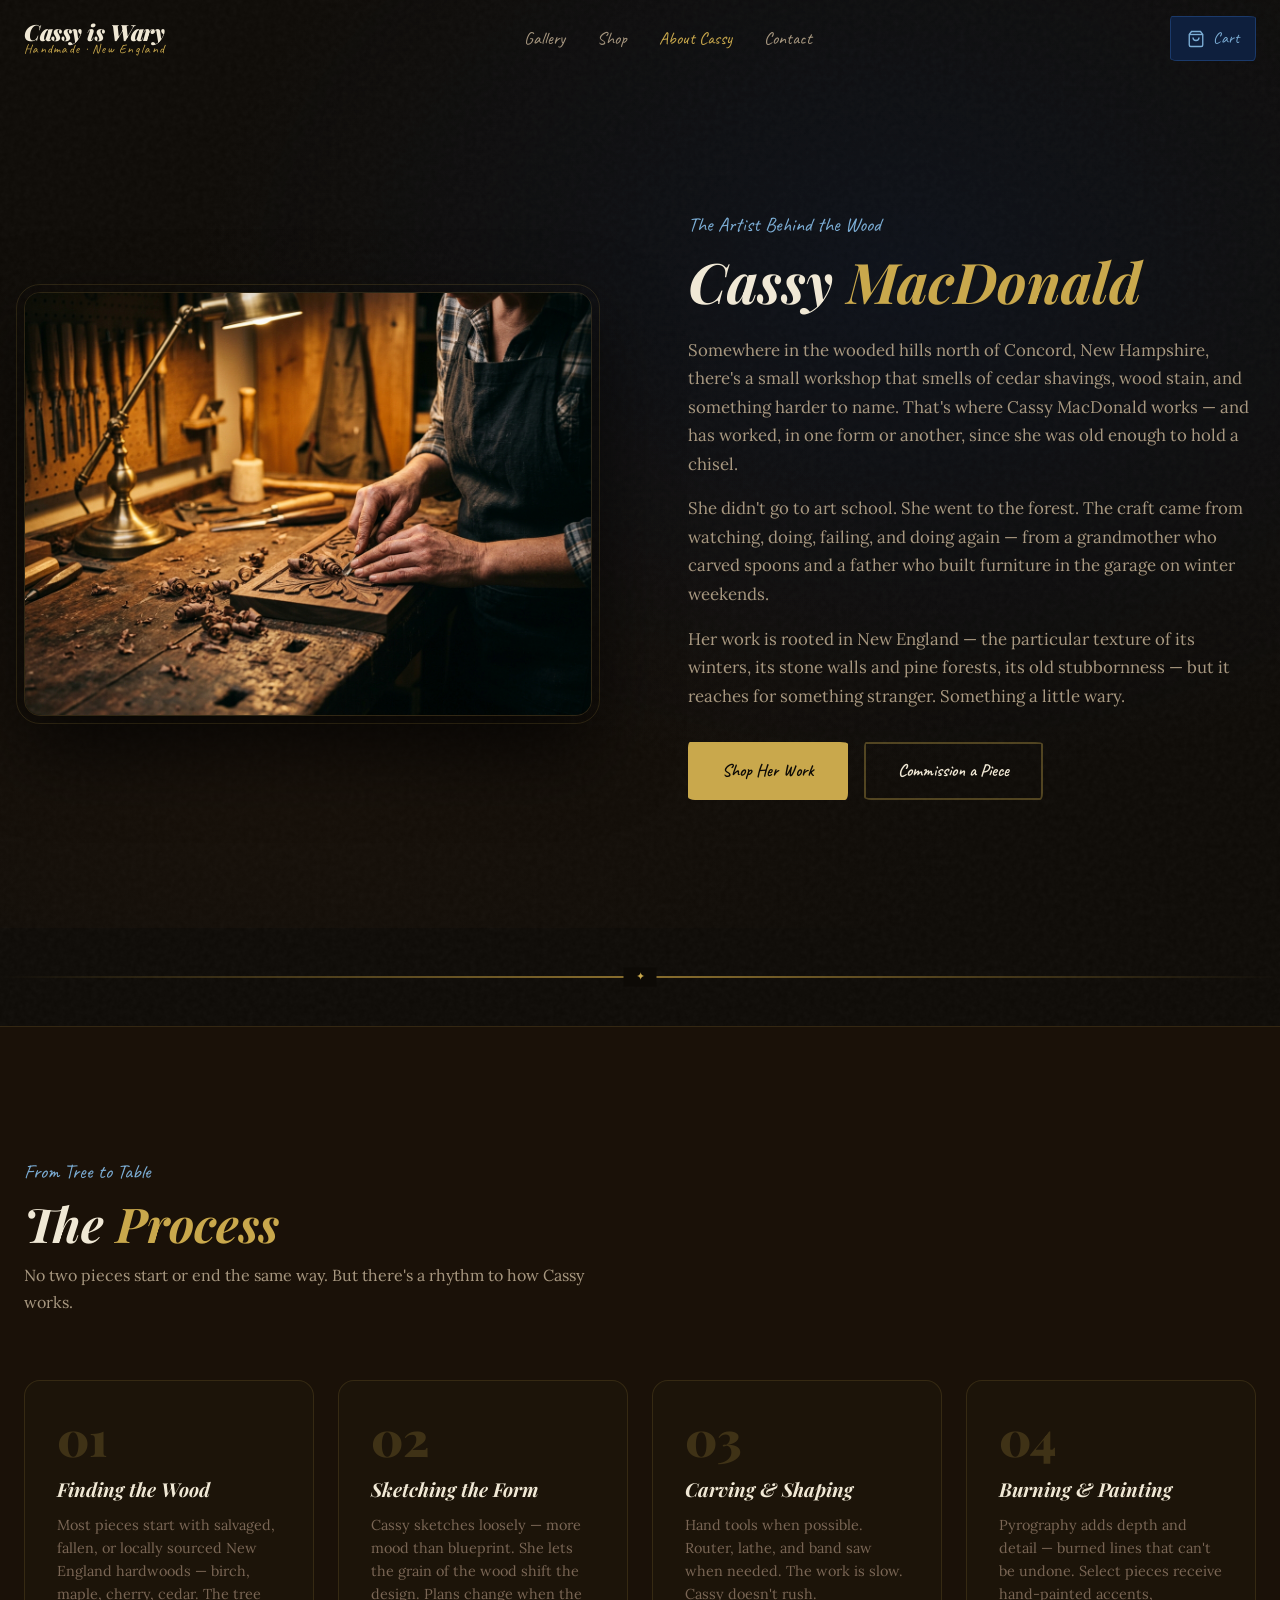
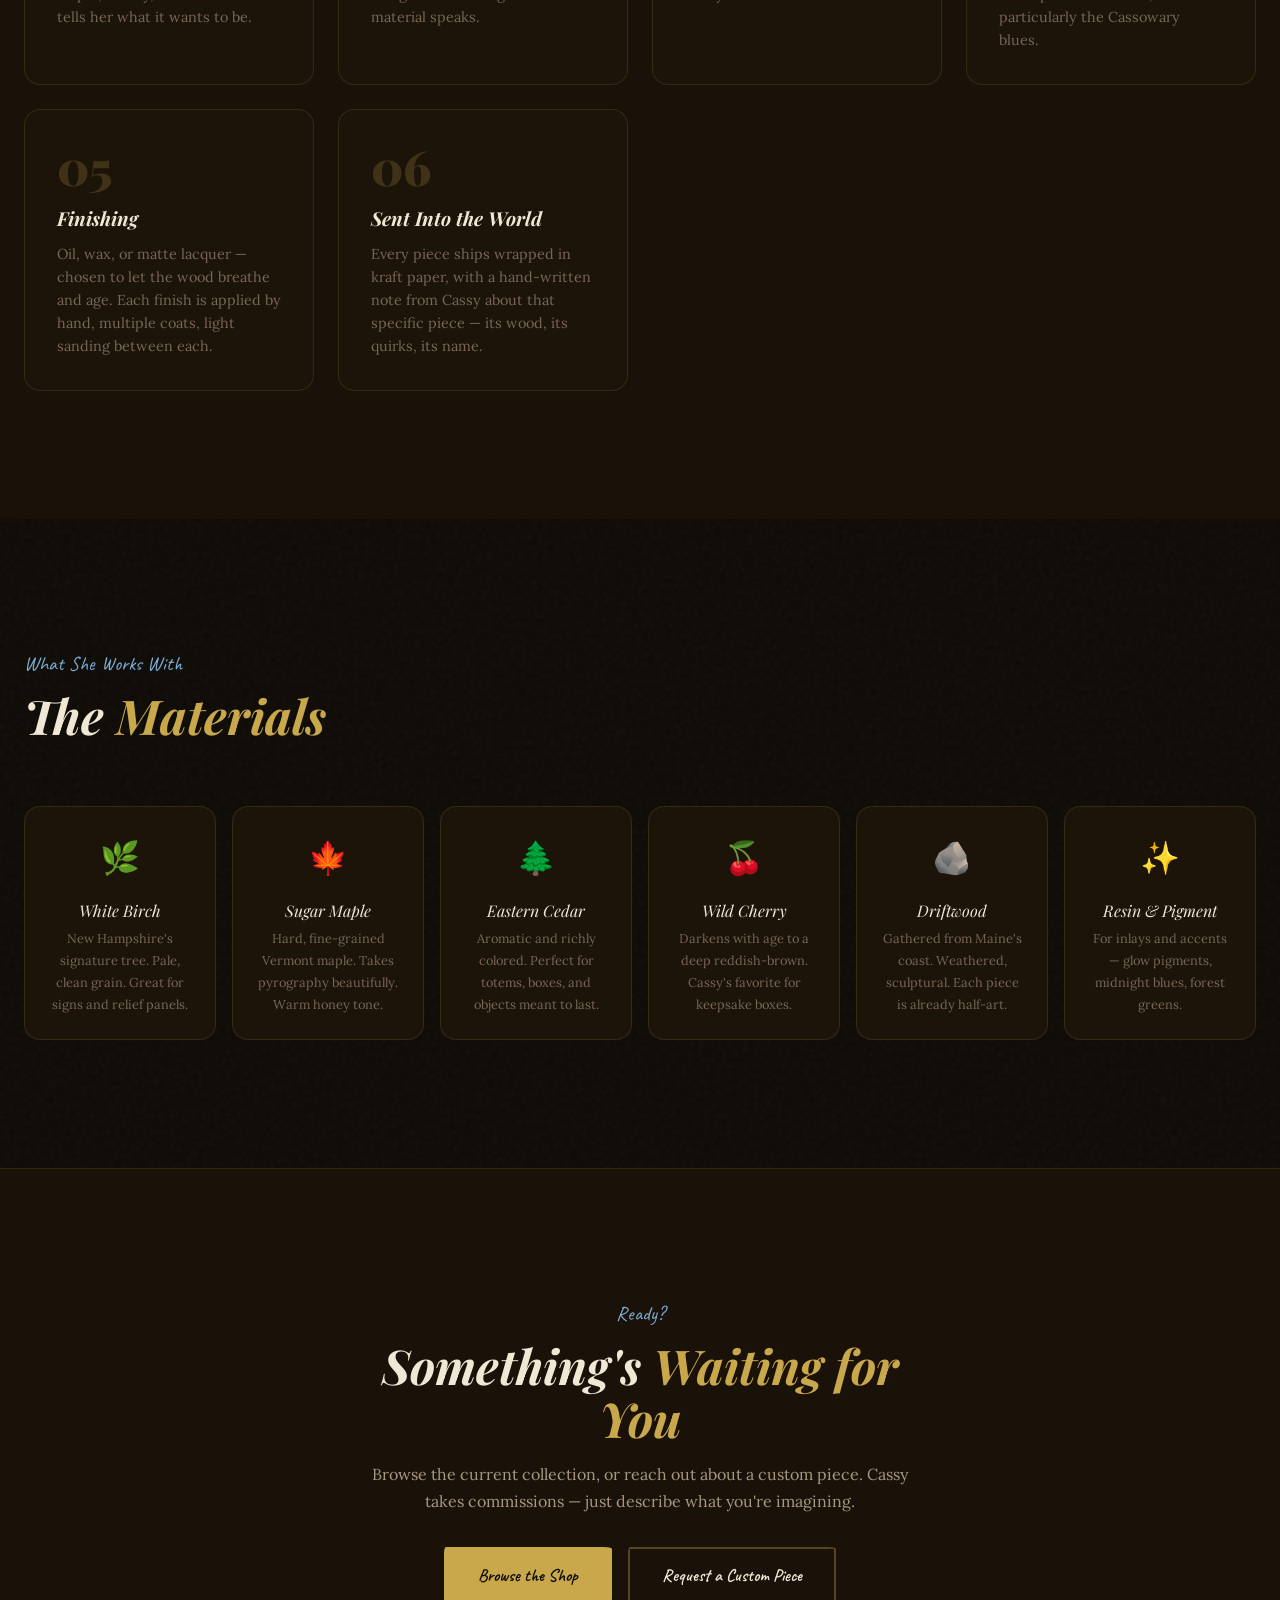
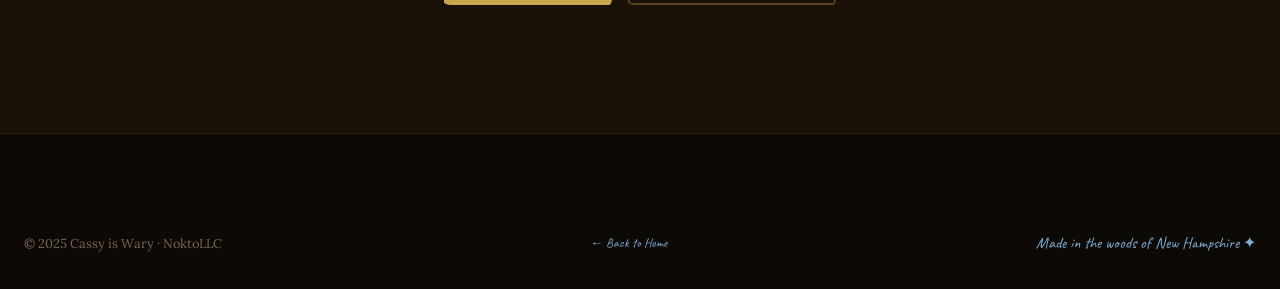
<file: about.html>
<!DOCTYPE html>
<html lang="en">
<head>
  <meta charset="UTF-8">
  <meta name="viewport" content="width=device-width, initial-scale=1.0">
  <meta name="description" content="About Cassy MacDonald — the artist behind Cassy is Wary. Handmade woodcraft from New Hampshire.">
  <title>About Cassy — Cassy is Wary</title>
  <link rel="stylesheet" href="css/main.css">
  <link rel="icon" href="data:image/svg+xml,<svg xmlns='http://www.w3.org/2000/svg' viewBox='0 0 100 100'><text y='.9em' font-size='90'>🪵</text></svg>">
  <style>
    .about-hero {
      padding: calc(var(--sp-10) + 80px) 0 var(--sp-10);
      position: relative;
      overflow: hidden;
    }
    .about-hero::before {
      content: '';
      position: absolute;
      inset: 0;
      background:
        radial-gradient(ellipse at 70% 30%, rgba(14,31,61,0.35) 0%, transparent 55%),
        radial-gradient(ellipse at 20% 80%, rgba(44,28,14,0.3) 0%, transparent 50%);
    }
    .about-hero-grid {
      display: grid;
      grid-template-columns: 1fr 1fr;
      gap: var(--sp-9);
      align-items: center;
      position: relative;
    }
    .about-portrait {
      position: relative;
    }
    .about-portrait img {
      width: 100%;
      border-radius: var(--radius-lg);
      border: 1px solid var(--border);
      box-shadow: 0 32px 80px rgba(0,0,0,0.7);
    }
    .portrait-frame {
      position: absolute;
      inset: -8px;
      border: 1px solid var(--border);
      border-radius: calc(var(--radius-lg) + 8px);
      pointer-events: none;
    }
    .portrait-placeholder {
      aspect-ratio: 3/4;
      background: linear-gradient(135deg, var(--bark-mid), var(--blue-void));
      border-radius: var(--radius-lg);
      display: flex;
      flex-direction: column;
      align-items: center;
      justify-content: center;
      gap: var(--sp-3);
      border: 1px solid var(--border);
      color: var(--ash);
      font-family: var(--font-hand);
    }
    .process-section {
      padding: var(--sp-10) 0;
      background: var(--bark-deep);
      border-top: 1px solid var(--border);
    }
    .process-steps {
      display: grid;
      grid-template-columns: repeat(auto-fill, minmax(240px, 1fr));
      gap: var(--sp-5);
      margin-top: var(--sp-8);
    }
    .process-step {
      background: var(--bg-card);
      border: 1px solid var(--border);
      border-radius: var(--radius-lg);
      padding: var(--sp-6);
      position: relative;
    }
    .step-number {
      font-family: var(--font-display);
      font-size: 3rem;
      font-weight: 900;
      color: var(--gold);
      opacity: 0.2;
      line-height: 1;
      margin-bottom: var(--sp-3);
    }
    .step-title {
      font-family: var(--font-display);
      font-size: 1.2rem;
      font-style: italic;
      color: var(--parchment);
      margin-bottom: var(--sp-2);
    }
    .step-desc {
      font-size: 0.9rem;
      color: var(--text-muted);
      line-height: 1.6;
    }
    .materials-section {
      padding: var(--sp-10) 0;
    }
    .materials-grid {
      display: grid;
      grid-template-columns: repeat(auto-fill, minmax(180px, 1fr));
      gap: var(--sp-4);
      margin-top: var(--sp-7);
    }
    .material-card {
      background: var(--bg-card);
      border: 1px solid var(--border);
      border-radius: var(--radius-lg);
      padding: var(--sp-5);
      text-align: center;
      transition: border-color var(--dur-fast), transform var(--dur-mid) var(--ease-out);
    }
    .material-card:hover {
      border-color: var(--border-strong);
      transform: translateY(-3px);
    }
    .material-icon {
      font-size: 2rem;
      margin-bottom: var(--sp-3);
      display: block;
    }
    .material-name {
      font-family: var(--font-display);
      font-style: italic;
      font-size: 1rem;
      color: var(--parchment);
      margin-bottom: var(--sp-1);
    }
    .material-desc {
      font-size: 0.8rem;
      color: var(--text-muted);
    }
    @media (max-width: 768px) {
      .about-hero-grid { grid-template-columns: 1fr; }
      .about-portrait { max-width: 360px; margin: 0 auto; }
    }
  </style>
</head>
<body>

  <header class="site-nav" role="banner">
    <div class="container nav-inner">
      <a href="index.html" class="nav-logo" aria-label="Cassy is Wary — Home">
        <span class="nav-logo-main">Cassy is Wary</span>
        <span class="nav-logo-sub">Handmade · New England</span>
      </a>
      <nav class="nav-links" aria-label="Main navigation">
        <a href="index.html#gallery">Gallery</a>
        <a href="shop.html">Shop</a>
        <a href="about.html" aria-current="page" style="color:var(--gold)">About Cassy</a>
        <a href="index.html#contact">Contact</a>
      </nav>
      <button class="nav-cart-btn" aria-label="View cart" id="open-cart">
        <svg width="18" height="18" viewBox="0 0 24 24" fill="none" stroke="currentColor" stroke-width="1.8" aria-hidden="true">
          <path d="M6 2L3 6v14a2 2 0 002 2h14a2 2 0 002-2V6l-3-4z"/>
          <line x1="3" y1="6" x2="21" y2="6"/>
          <path d="M16 10a4 4 0 01-8 0"/>
        </svg>
        Cart
      </button>
      <button class="nav-hamburger" aria-label="Open menu" aria-expanded="false">
        <span></span><span></span><span></span>
      </button>
    </div>
  </header>

  <main>

    <!-- Hero -->
    <section class="about-hero" aria-label="About Cassy MacDonald">
      <div class="container">
        <div class="about-hero-grid">
          <div class="about-portrait animate-in">
            <img src="images/about-workshop.jpeg"
                 alt="Cassy MacDonald at her workbench carving wood by lamplight"
                 loading="eager"
                 onerror="this.style.display='none';this.nextElementSibling.style.display='flex'">
            <div class="portrait-placeholder" style="display:none">
              <span style="font-size:3rem">🪵</span>
              <span>Cassy's Workshop</span>
            </div>
            <div class="portrait-frame" aria-hidden="true"></div>
          </div>

          <div class="animate-in">
            <span class="section-eyebrow">The Artist Behind the Wood</span>
            <h1 class="section-title" style="font-size:clamp(2.2rem,5vw,3.5rem)">
              Cassy <span>MacDonald</span>
            </h1>
            <div style="height:var(--sp-5)"></div>
            <p style="color:var(--text-secondary);font-size:1.05rem;margin-bottom:var(--sp-4)">
              Somewhere in the wooded hills north of Concord, New Hampshire, there's a small workshop
              that smells of cedar shavings, wood stain, and something harder to name. That's where
              Cassy MacDonald works — and has worked, in one form or another, since she was old
              enough to hold a chisel.
            </p>
            <p style="color:var(--text-secondary);font-size:1.05rem;margin-bottom:var(--sp-4)">
              She didn't go to art school. She went to the forest. The craft came from watching,
              doing, failing, and doing again — from a grandmother who carved spoons and a father
              who built furniture in the garage on winter weekends.
            </p>
            <p style="color:var(--text-secondary);font-size:1.05rem;margin-bottom:var(--sp-6)">
              Her work is rooted in New England — the particular texture of its winters,
              its stone walls and pine forests, its old stubbornness — but it reaches for
              something stranger. Something a little wary.
            </p>
            <div style="display:flex;gap:var(--sp-4);flex-wrap:wrap">
              <a href="shop.html" class="btn btn-primary">Shop Her Work</a>
              <a href="index.html#contact" class="btn btn-secondary">Commission a Piece</a>
            </div>
          </div>
        </div>
      </div>
    </section>

    <div class="bark-divider container"></div>

    <!-- Process -->
    <section class="process-section" id="process" aria-label="Cassy's process">
      <div class="container">
        <div class="section-header animate-in">
          <span class="section-eyebrow">From Tree to Table</span>
          <h2 class="section-title">The <span>Process</span></h2>
          <p class="section-desc">
            No two pieces start or end the same way. But there's a rhythm to how Cassy works.
          </p>
        </div>
        <div class="process-steps">
          <div class="process-step animate-in">
            <div class="step-number" aria-hidden="true">01</div>
            <h3 class="step-title">Finding the Wood</h3>
            <p class="step-desc">Most pieces start with salvaged, fallen, or locally sourced New England hardwoods — birch, maple, cherry, cedar. The tree tells her what it wants to be.</p>
          </div>
          <div class="process-step animate-in">
            <div class="step-number" aria-hidden="true">02</div>
            <h3 class="step-title">Sketching the Form</h3>
            <p class="step-desc">Cassy sketches loosely — more mood than blueprint. She lets the grain of the wood shift the design. Plans change when the material speaks.</p>
          </div>
          <div class="process-step animate-in">
            <div class="step-number" aria-hidden="true">03</div>
            <h3 class="step-title">Carving & Shaping</h3>
            <p class="step-desc">Hand tools when possible. Router, lathe, and band saw when needed. The work is slow. Cassy doesn't rush.</p>
          </div>
          <div class="process-step animate-in">
            <div class="step-number" aria-hidden="true">04</div>
            <h3 class="step-title">Burning & Painting</h3>
            <p class="step-desc">Pyrography adds depth and detail — burned lines that can't be undone. Select pieces receive hand-painted accents, particularly the Cassowary blues.</p>
          </div>
          <div class="process-step animate-in">
            <div class="step-number" aria-hidden="true">05</div>
            <h3 class="step-title">Finishing</h3>
            <p class="step-desc">Oil, wax, or matte lacquer — chosen to let the wood breathe and age. Each finish is applied by hand, multiple coats, light sanding between each.</p>
          </div>
          <div class="process-step animate-in">
            <div class="step-number" aria-hidden="true">06</div>
            <h3 class="step-title">Sent Into the World</h3>
            <p class="step-desc">Every piece ships wrapped in kraft paper, with a hand-written note from Cassy about that specific piece — its wood, its quirks, its name.</p>
          </div>
        </div>
      </div>
    </section>

    <!-- Materials -->
    <section class="materials-section" aria-label="Materials Cassy works with">
      <div class="container">
        <div class="section-header animate-in">
          <span class="section-eyebrow">What She Works With</span>
          <h2 class="section-title">The <span>Materials</span></h2>
        </div>
        <div class="materials-grid">
          <div class="material-card animate-in">
            <span class="material-icon" aria-hidden="true">🌿</span>
            <div class="material-name">White Birch</div>
            <p class="material-desc">New Hampshire's signature tree. Pale, clean grain. Great for signs and relief panels.</p>
          </div>
          <div class="material-card animate-in">
            <span class="material-icon" aria-hidden="true">🍁</span>
            <div class="material-name">Sugar Maple</div>
            <p class="material-desc">Hard, fine-grained Vermont maple. Takes pyrography beautifully. Warm honey tone.</p>
          </div>
          <div class="material-card animate-in">
            <span class="material-icon" aria-hidden="true">🌲</span>
            <div class="material-name">Eastern Cedar</div>
            <p class="material-desc">Aromatic and richly colored. Perfect for totems, boxes, and objects meant to last.</p>
          </div>
          <div class="material-card animate-in">
            <span class="material-icon" aria-hidden="true">🍒</span>
            <div class="material-name">Wild Cherry</div>
            <p class="material-desc">Darkens with age to a deep reddish-brown. Cassy's favorite for keepsake boxes.</p>
          </div>
          <div class="material-card animate-in">
            <span class="material-icon" aria-hidden="true">🪨</span>
            <div class="material-name">Driftwood</div>
            <p class="material-desc">Gathered from Maine's coast. Weathered, sculptural. Each piece is already half-art.</p>
          </div>
          <div class="material-card animate-in">
            <span class="material-icon" aria-hidden="true">✨</span>
            <div class="material-name">Resin & Pigment</div>
            <p class="material-desc">For inlays and accents — glow pigments, midnight blues, forest greens.</p>
          </div>
        </div>
      </div>
    </section>

    <!-- CTA -->
    <section style="padding:var(--sp-10) 0;text-align:center;background:var(--bark-deep);border-top:1px solid var(--border)">
      <div class="container">
        <div class="animate-in" style="max-width:560px;margin:0 auto">
          <span class="section-eyebrow" style="display:block;text-align:center">Ready?</span>
          <h2 class="section-title" style="text-align:center">Something's <span>Waiting for You</span></h2>
          <p style="color:var(--text-secondary);margin:var(--sp-4) 0 var(--sp-6)">
            Browse the current collection, or reach out about a custom piece.
            Cassy takes commissions — just describe what you're imagining.
          </p>
          <div style="display:flex;gap:var(--sp-4);justify-content:center;flex-wrap:wrap">
            <a href="shop.html" class="btn btn-primary">Browse the Shop</a>
            <a href="index.html#contact" class="btn btn-secondary">Request a Custom Piece</a>
          </div>
        </div>
      </div>
    </section>

  </main>

  <footer class="site-footer" role="contentinfo">
    <div class="container">
      <div class="footer-bottom" style="padding-top:0;border-top:none">
        <span>© 2025 Cassy is Wary · NoktoLLC</span>
        <a href="index.html" style="font-family:var(--font-hand);color:var(--blue-wattle)">← Back to Home</a>
        <span class="footer-hand-note">Made in the woods of New Hampshire ✦</span>
      </div>
    </div>
  </footer>

  <script src="js/main.js" defer></script>
</body>
</html>
</file>
<file: css/main.css>
/* ============================================================
   CASSY IS WARY — Design System
   Rustic · Haunted Woods · Cozy · Eccentric
   Inspired by the Cassowary bird & Beau is Afraid
   ============================================================ */

/* ── Google Fonts ── */
@import url('https://fonts.googleapis.com/css2?family=Playfair+Display:ital,wght@0,400;0,700;0,900;1,400;1,700&family=Lora:ital,wght@0,400;0,500;1,400&family=Caveat:wght@400;600;700&display=swap');

/* ── Design Tokens ── */
:root {
  /* Core Palette */
  --void:           #08070A;
  --bark-abyss:     #0D0A06;
  --bark-deep:      #1A1108;
  --bark-mid:       #2C1C0E;
  --bark-warm:      #3D2410;
  --bark-light:     #5C3D22;

  /* Cassowary Blues */
  --blue-void:      #070D1A;
  --blue-deep:      #0E1F3D;
  --blue-mid:       #1B3A6B;
  --blue-bright:    #2952A3;
  --blue-accent:    #4A7FD4;
  --blue-wattle:    #7CAED6; /* cassowary wattle color */

  /* Forest */
  --moss-deep:      #1A2010;
  --moss:           #384830;
  --fern:           #4A6040;

  /* Warm Neutrals */
  --bone:           #E8DFD0;
  --parchment:      #F0E8D5;
  --cream:          #FAF5EB;
  --ash:            #A89880;
  --driftwood:      #7A6655;

  /* Accents */
  --gold:           #C9A84C;
  --gold-dim:       #8A6F2E;
  --rust:           #7A2D1E;
  --rust-bright:    #A03D2A;
  --wax:            #D4C5A9;

  /* Semantic */
  --bg-primary:     var(--bark-abyss);
  --bg-surface:     var(--bark-deep);
  --bg-raised:      var(--bark-mid);
  --bg-card:        #1C1409;
  --text-primary:   var(--bone);
  --text-secondary: var(--ash);
  --text-muted:     var(--driftwood);
  --text-accent:    var(--gold);
  --border:         rgba(201, 168, 76, 0.15);
  --border-strong:  rgba(201, 168, 76, 0.35);
  --glow-blue:      rgba(27, 58, 107, 0.4);
  --glow-gold:      rgba(201, 168, 76, 0.25);

  /* Typography */
  --font-display:   'Playfair Display', Georgia, serif;
  --font-body:      'Lora', Georgia, serif;
  --font-hand:      'Caveat', cursive;

  /* Spacing (8dp rhythm) */
  --sp-1: 4px;
  --sp-2: 8px;
  --sp-3: 12px;
  --sp-4: 16px;
  --sp-5: 24px;
  --sp-6: 32px;
  --sp-7: 48px;
  --sp-8: 64px;
  --sp-9: 96px;
  --sp-10: 128px;

  /* Radii */
  --radius-sm:   4px;
  --radius-md:   8px;
  --radius-lg:   16px;
  --radius-bark: 2px 8px 3px 7px / 6px 2px 7px 3px; /* organic */

  /* Transitions */
  --ease-out:    cubic-bezier(0.16, 1, 0.3, 1);
  --ease-in:     cubic-bezier(0.4, 0, 1, 1);
  --dur-fast:    150ms;
  --dur-mid:     250ms;
  --dur-slow:    400ms;
  --dur-drift:   600ms;
}

/* ── Reset ── */
*, *::before, *::after { box-sizing: border-box; margin: 0; padding: 0; }
html { font-size: 16px; scroll-behavior: smooth; }

body {
  background-color: var(--bg-primary);
  color: var(--text-primary);
  font-family: var(--font-body);
  font-size: 1rem;
  line-height: 1.7;
  min-height: 100vh;
  overflow-x: hidden;
  /* subtle grain overlay */
  background-image:
    url("data:image/svg+xml,%3Csvg viewBox='0 0 256 256' xmlns='http://www.w3.org/2000/svg'%3E%3Cfilter id='noise'%3E%3CfeTurbulence type='fractalNoise' baseFrequency='0.9' numOctaves='4' stitchTiles='stitch'/%3E%3CfeColorMatrix type='saturate' values='0'/%3E%3C/filter%3E%3Crect width='100%25' height='100%25' filter='url(%23noise)' opacity='0.04'/%3E%3C/svg%3E");
}

img { display: block; max-width: 100%; height: auto; }
a  { color: inherit; text-decoration: none; }
ul { list-style: none; }
button { cursor: pointer; border: none; background: none; font: inherit; }

/* ── Utility ── */
.container {
  width: 100%;
  max-width: 1280px;
  margin: 0 auto;
  padding: 0 var(--sp-5);
}
.visually-hidden {
  position: absolute; width: 1px; height: 1px;
  overflow: hidden; clip: rect(0,0,0,0); white-space: nowrap;
}
.hand-label {
  font-family: var(--font-hand);
  font-size: 1.1rem;
  color: var(--gold);
  letter-spacing: 0.05em;
}
.section-eyebrow {
  font-family: var(--font-hand);
  font-size: 1.25rem;
  color: var(--blue-wattle);
  display: block;
  margin-bottom: var(--sp-2);
}
.bark-divider {
  width: 100%;
  height: 2px;
  background: linear-gradient(90deg, transparent, var(--gold-dim), transparent);
  margin: var(--sp-7) 0;
  position: relative;
}
.bark-divider::before {
  content: '✦';
  position: absolute;
  left: 50%;
  top: 50%;
  transform: translate(-50%, -50%);
  color: var(--gold);
  background: var(--bg-primary);
  padding: 0 var(--sp-3);
  font-size: 0.7rem;
}

/* ── Navigation ── */
.site-nav {
  position: fixed;
  top: 0; left: 0; right: 0;
  z-index: 100;
  padding: var(--sp-4) 0;
  transition: background var(--dur-mid) var(--ease-out),
              backdrop-filter var(--dur-mid) var(--ease-out);
}
.site-nav.scrolled {
  background: rgba(13, 10, 6, 0.9);
  backdrop-filter: blur(12px);
  border-bottom: 1px solid var(--border);
}
.nav-inner {
  display: flex;
  align-items: center;
  justify-content: space-between;
}
.nav-logo {
  display: flex;
  flex-direction: column;
  gap: 0;
  line-height: 1;
}
.nav-logo-main {
  font-family: var(--font-display);
  font-size: 1.4rem;
  font-weight: 900;
  font-style: italic;
  color: var(--parchment);
  letter-spacing: -0.02em;
}
.nav-logo-sub {
  font-family: var(--font-hand);
  font-size: 0.8rem;
  color: var(--gold);
  letter-spacing: 0.1em;
}
.nav-links {
  display: flex;
  gap: var(--sp-6);
  align-items: center;
}
.nav-links a {
  font-family: var(--font-hand);
  font-size: 1.1rem;
  color: var(--ash);
  transition: color var(--dur-fast) var(--ease-out);
  position: relative;
}
.nav-links a::after {
  content: '';
  position: absolute;
  bottom: -2px; left: 0; right: 100%;
  height: 1px;
  background: var(--gold);
  transition: right var(--dur-mid) var(--ease-out);
}
.nav-links a:hover { color: var(--parchment); }
.nav-links a:hover::after { right: 0; }
.nav-cart-btn {
  display: flex;
  align-items: center;
  gap: var(--sp-2);
  padding: var(--sp-2) var(--sp-4);
  background: var(--blue-deep);
  border: 1px solid var(--blue-mid);
  border-radius: var(--radius-bark);
  color: var(--blue-wattle);
  font-family: var(--font-hand);
  font-size: 1rem;
  transition: background var(--dur-fast), color var(--dur-fast);
  min-width: 44px; min-height: 44px;
}
.nav-cart-btn:hover { background: var(--blue-mid); color: var(--parchment); }
.nav-hamburger {
  display: none;
  flex-direction: column;
  gap: 5px;
  min-width: 44px; min-height: 44px;
  justify-content: center; align-items: center;
}
.nav-hamburger span {
  display: block;
  width: 22px; height: 2px;
  background: var(--bone);
  transition: transform var(--dur-mid), opacity var(--dur-mid);
}

/* ── Hero ── */
.hero {
  position: relative;
  min-height: 100vh;
  display: flex;
  align-items: center;
  overflow: hidden;
}
.hero-bg {
  position: absolute;
  inset: 0;
  background-image: url('../images/hero-bg.jpeg');
  background-size: cover;
  background-position: center 30%;
  transform: scale(1.05);
  transition: transform 8s var(--ease-out);
}
.hero-bg.loaded { transform: scale(1); }
.hero-overlay {
  position: absolute;
  inset: 0;
  background:
    linear-gradient(180deg, rgba(8,7,10,0.6) 0%, rgba(13,10,6,0.3) 40%, rgba(8,7,10,0.85) 100%),
    radial-gradient(ellipse at 30% 60%, rgba(14,31,61,0.4) 0%, transparent 60%);
}
.hero-content {
  position: relative;
  z-index: 2;
  max-width: 780px;
  padding: var(--sp-10) 0 var(--sp-9);
}
.hero-eyebrow {
  font-family: var(--font-hand);
  font-size: 1.2rem;
  color: var(--blue-wattle);
  letter-spacing: 0.15em;
  display: block;
  margin-bottom: var(--sp-4);
  opacity: 0;
  animation: fadeUp 0.8s var(--ease-out) 0.2s forwards;
}
.hero-title {
  font-family: var(--font-display);
  font-size: clamp(3rem, 8vw, 6.5rem);
  font-weight: 900;
  font-style: italic;
  line-height: 1.0;
  letter-spacing: -0.03em;
  color: var(--parchment);
  margin-bottom: var(--sp-5);
  opacity: 0;
  animation: fadeUp 0.9s var(--ease-out) 0.4s forwards;
}
.hero-title em {
  font-style: normal;
  color: var(--blue-accent);
  display: block;
}
.hero-tagline {
  font-size: 1.15rem;
  color: var(--ash);
  max-width: 520px;
  line-height: 1.7;
  margin-bottom: var(--sp-7);
  opacity: 0;
  animation: fadeUp 0.9s var(--ease-out) 0.6s forwards;
}
.hero-actions {
  display: flex;
  gap: var(--sp-4);
  flex-wrap: wrap;
  opacity: 0;
  animation: fadeUp 0.9s var(--ease-out) 0.8s forwards;
}
.hero-scroll-hint {
  position: absolute;
  bottom: var(--sp-6);
  left: 50%;
  transform: translateX(-50%);
  display: flex;
  flex-direction: column;
  align-items: center;
  gap: var(--sp-2);
  color: var(--driftwood);
  font-family: var(--font-hand);
  font-size: 0.85rem;
  animation: bounce 2s ease-in-out infinite;
}
.hero-scroll-hint svg { opacity: 0.6; }

/* ── Buttons ── */
.btn {
  display: inline-flex;
  align-items: center;
  gap: var(--sp-2);
  padding: var(--sp-3) var(--sp-6);
  border-radius: var(--radius-bark);
  font-family: var(--font-hand);
  font-size: 1.1rem;
  font-weight: 600;
  transition: all var(--dur-mid) var(--ease-out);
  min-height: 44px;
  position: relative;
  overflow: hidden;
}
.btn::before {
  content: '';
  position: absolute;
  inset: 0;
  opacity: 0;
  transition: opacity var(--dur-fast);
}
.btn:hover::before { opacity: 1; }

.btn-primary {
  background: var(--gold);
  color: var(--bark-abyss);
  border: 2px solid var(--gold);
}
.btn-primary::before { background: rgba(255,255,255,0.12); }
.btn-primary:hover { transform: translateY(-2px); box-shadow: 0 8px 24px var(--glow-gold); }

.btn-secondary {
  background: transparent;
  color: var(--parchment);
  border: 2px solid var(--border-strong);
}
.btn-secondary:hover {
  border-color: var(--gold);
  color: var(--gold);
  transform: translateY(-2px);
}

.btn-ghost {
  background: transparent;
  color: var(--ash);
  border: 1px solid var(--border);
  padding: var(--sp-2) var(--sp-4);
  font-size: 0.95rem;
}
.btn-ghost:hover { color: var(--parchment); border-color: var(--border-strong); }

/* ── Featured Banner ── */
.featured-banner {
  background: linear-gradient(90deg, var(--blue-void), var(--blue-deep), var(--blue-void));
  border-top: 1px solid var(--border);
  border-bottom: 1px solid var(--border);
  padding: var(--sp-4) 0;
  overflow: hidden;
}
.marquee-track {
  display: flex;
  gap: var(--sp-8);
  animation: marquee 30s linear infinite;
  white-space: nowrap;
}
.marquee-item {
  font-family: var(--font-hand);
  font-size: 1rem;
  color: var(--blue-wattle);
  opacity: 0.8;
  display: flex;
  align-items: center;
  gap: var(--sp-4);
  flex-shrink: 0;
}
.marquee-item::after {
  content: '·';
  color: var(--gold);
}

/* ── Section Headers ── */
.section-header {
  margin-bottom: var(--sp-8);
}
.section-title {
  font-family: var(--font-display);
  font-size: clamp(2rem, 4vw, 3rem);
  font-weight: 700;
  font-style: italic;
  line-height: 1.1;
  color: var(--parchment);
}
.section-title span { color: var(--gold); }
.section-desc {
  font-size: 1rem;
  color: var(--text-secondary);
  max-width: 560px;
  margin-top: var(--sp-3);
}

/* ── Product Grid ── */
.products-section {
  padding: var(--sp-10) 0;
}
.product-filters {
  display: flex;
  gap: var(--sp-3);
  flex-wrap: wrap;
  margin-bottom: var(--sp-7);
}
.filter-btn {
  padding: var(--sp-2) var(--sp-4);
  border-radius: 999px;
  border: 1px solid var(--border);
  font-family: var(--font-hand);
  font-size: 0.95rem;
  color: var(--text-muted);
  background: transparent;
  transition: all var(--dur-fast);
  min-height: 44px;
}
.filter-btn:hover,
.filter-btn.active {
  border-color: var(--gold);
  color: var(--gold);
  background: rgba(201,168,76,0.08);
}
.products-grid {
  display: grid;
  grid-template-columns: repeat(auto-fill, minmax(280px, 1fr));
  gap: var(--sp-5);
}
.product-card {
  background: var(--bg-card);
  border: 1px solid var(--border);
  border-radius: var(--radius-lg);
  overflow: hidden;
  transition: transform var(--dur-mid) var(--ease-out),
              box-shadow var(--dur-mid) var(--ease-out),
              border-color var(--dur-mid);
  position: relative;
}
.product-card:hover {
  transform: translateY(-4px);
  box-shadow: 0 16px 48px rgba(0,0,0,0.5), 0 0 0 1px var(--border-strong);
  border-color: var(--border-strong);
}
.product-card-img {
  position: relative;
  aspect-ratio: 4/3;
  overflow: hidden;
  background: var(--bark-mid);
}
.product-card-img img {
  width: 100%; height: 100%;
  object-fit: cover;
  transition: transform var(--dur-slow) var(--ease-out);
}
.product-card:hover .product-card-img img { transform: scale(1.06); }
.product-badge {
  position: absolute;
  top: var(--sp-3); left: var(--sp-3);
  background: var(--blue-deep);
  border: 1px solid var(--blue-mid);
  color: var(--blue-wattle);
  font-family: var(--font-hand);
  font-size: 0.8rem;
  padding: 2px var(--sp-3);
  border-radius: 999px;
}
.product-card-body {
  padding: var(--sp-4) var(--sp-5) var(--sp-5);
}
.product-state {
  font-family: var(--font-hand);
  font-size: 0.85rem;
  color: var(--blue-wattle);
  letter-spacing: 0.05em;
  display: block;
  margin-bottom: var(--sp-1);
}
.product-name {
  font-family: var(--font-display);
  font-size: 1.2rem;
  font-weight: 700;
  font-style: italic;
  color: var(--parchment);
  margin-bottom: var(--sp-2);
  line-height: 1.2;
}
.product-desc {
  font-size: 0.9rem;
  color: var(--text-muted);
  margin-bottom: var(--sp-4);
  line-height: 1.6;
}
.product-footer {
  display: flex;
  align-items: center;
  justify-content: space-between;
  gap: var(--sp-3);
}
.product-price {
  font-family: var(--font-display);
  font-size: 1.3rem;
  font-weight: 700;
  color: var(--gold);
}
.add-to-cart-btn {
  display: flex;
  align-items: center;
  gap: var(--sp-2);
  padding: var(--sp-2) var(--sp-4);
  background: var(--bark-warm);
  border: 1px solid var(--border-strong);
  border-radius: var(--radius-bark);
  color: var(--parchment);
  font-family: var(--font-hand);
  font-size: 0.9rem;
  transition: all var(--dur-fast);
  min-height: 44px; min-width: 44px;
}
.add-to-cart-btn:hover {
  background: var(--gold);
  color: var(--bark-abyss);
  border-color: var(--gold);
}

/* ── CartSnip Integration ── */
/* CARTSNIP PLACEHOLDER — replace with CartSnip embed script */
.cartsnip-cart-widget {
  /* CartSnip will inject its cart UI here */
  display: none; /* Hidden until CartSnip loads */
}
#cartsnip-floating-cart {
  position: fixed;
  bottom: var(--sp-6);
  right: var(--sp-6);
  z-index: 200;
  /* CartSnip styles override */
}

/* ── About Strip ── */
.about-strip {
  padding: var(--sp-10) 0;
  background: linear-gradient(135deg, var(--bark-deep) 0%, var(--blue-void) 100%);
  border-top: 1px solid var(--border);
  border-bottom: 1px solid var(--border);
}
.about-grid {
  display: grid;
  grid-template-columns: 1fr 1fr;
  gap: var(--sp-9);
  align-items: center;
}
.about-img-wrap {
  position: relative;
}
.about-img-wrap img {
  width: 100%;
  border-radius: var(--radius-lg);
  border: 1px solid var(--border);
  box-shadow: 0 24px 64px rgba(0,0,0,0.6);
}
.about-img-caption {
  position: absolute;
  bottom: var(--sp-4);
  right: var(--sp-4);
  background: rgba(13,10,6,0.85);
  border: 1px solid var(--border);
  padding: var(--sp-2) var(--sp-4);
  border-radius: var(--radius-bark);
  font-family: var(--font-hand);
  font-size: 0.9rem;
  color: var(--gold);
  backdrop-filter: blur(8px);
}
.about-text p {
  color: var(--text-secondary);
  margin-bottom: var(--sp-4);
  font-size: 1.05rem;
}
.about-techniques {
  display: flex;
  flex-wrap: wrap;
  gap: var(--sp-2);
  margin: var(--sp-5) 0;
}
.technique-tag {
  padding: var(--sp-1) var(--sp-3);
  background: rgba(27,58,107,0.25);
  border: 1px solid rgba(74,127,212,0.3);
  border-radius: 999px;
  font-family: var(--font-hand);
  font-size: 0.9rem;
  color: var(--blue-wattle);
}

/* ── Cassowary Lore Section ── */
.lore-section {
  padding: var(--sp-10) 0;
  position: relative;
  overflow: hidden;
}
.lore-section::before {
  content: '';
  position: absolute;
  inset: 0;
  background:
    radial-gradient(ellipse at 20% 50%, rgba(14,31,61,0.3) 0%, transparent 50%),
    radial-gradient(ellipse at 80% 30%, rgba(58,36,16,0.2) 0%, transparent 50%);
  pointer-events: none;
}
.lore-inner {
  display: grid;
  grid-template-columns: 280px 1fr;
  gap: var(--sp-8);
  align-items: start;
}
.lore-bird-img {
  position: relative;
}
.lore-bird-img img {
  width: 100%;
  border-radius: var(--radius-lg);
  filter: drop-shadow(0 0 40px rgba(27,58,107,0.5));
}
.lore-text {
  padding-top: var(--sp-4);
}
.lore-text blockquote {
  font-family: var(--font-display);
  font-style: italic;
  font-size: 1.4rem;
  color: var(--parchment);
  border-left: 3px solid var(--gold);
  padding-left: var(--sp-5);
  margin: var(--sp-5) 0;
  line-height: 1.5;
}
.lore-text p { color: var(--text-secondary); margin-bottom: var(--sp-4); }

/* ── Testimonials ── */
.testimonials-section {
  padding: var(--sp-10) 0;
  background: var(--bark-deep);
  border-top: 1px solid var(--border);
}
.testimonials-grid {
  display: grid;
  grid-template-columns: repeat(auto-fill, minmax(300px, 1fr));
  gap: var(--sp-5);
  margin-top: var(--sp-7);
}
.testimonial-card {
  background: var(--bg-card);
  border: 1px solid var(--border);
  border-radius: var(--radius-lg);
  padding: var(--sp-6);
  position: relative;
}
.testimonial-card::before {
  content: '"';
  position: absolute;
  top: var(--sp-3);
  right: var(--sp-5);
  font-family: var(--font-display);
  font-size: 5rem;
  line-height: 1;
  color: var(--gold);
  opacity: 0.15;
}
.testimonial-text {
  font-style: italic;
  color: var(--text-secondary);
  margin-bottom: var(--sp-5);
  line-height: 1.7;
}
.testimonial-author {
  display: flex;
  align-items: center;
  gap: var(--sp-3);
}
.testimonial-stars {
  color: var(--gold);
  font-size: 0.85rem;
  letter-spacing: 2px;
}
.testimonial-name {
  font-family: var(--font-hand);
  font-size: 1rem;
  color: var(--parchment);
}
.testimonial-loc {
  font-size: 0.8rem;
  color: var(--text-muted);
}

/* ── Newsletter / Mailing List ── */
.newsletter-section {
  padding: var(--sp-10) 0;
  text-align: center;
  position: relative;
  overflow: hidden;
}
.newsletter-section::before {
  content: '';
  position: absolute;
  inset: 0;
  background: radial-gradient(ellipse at center, rgba(27,58,107,0.2) 0%, transparent 70%);
}
.newsletter-inner {
  position: relative;
  max-width: 560px;
  margin: 0 auto;
}
.newsletter-icon {
  font-size: 2.5rem;
  margin-bottom: var(--sp-4);
}
.newsletter-title {
  font-family: var(--font-display);
  font-size: 2rem;
  font-style: italic;
  font-weight: 700;
  color: var(--parchment);
  margin-bottom: var(--sp-3);
}
.newsletter-desc {
  color: var(--text-secondary);
  margin-bottom: var(--sp-6);
}
.newsletter-form {
  display: flex;
  gap: var(--sp-3);
  max-width: 440px;
  margin: 0 auto;
}
.newsletter-input {
  flex: 1;
  padding: var(--sp-3) var(--sp-4);
  background: var(--bg-surface);
  border: 1px solid var(--border-strong);
  border-radius: var(--radius-bark);
  color: var(--text-primary);
  font-family: var(--font-body);
  font-size: 1rem;
  min-height: 44px;
  transition: border-color var(--dur-fast);
}
.newsletter-input:focus {
  outline: none;
  border-color: var(--gold);
  box-shadow: 0 0 0 3px var(--glow-gold);
}
.newsletter-input::placeholder { color: var(--text-muted); }

/* ── Footer ── */
.site-footer {
  background: var(--bark-abyss);
  border-top: 1px solid var(--border);
  padding: var(--sp-9) 0 var(--sp-6);
}
.footer-grid {
  display: grid;
  grid-template-columns: 2fr 1fr 1fr 1fr;
  gap: var(--sp-8);
  margin-bottom: var(--sp-8);
}
.footer-brand-name {
  font-family: var(--font-display);
  font-size: 1.6rem;
  font-weight: 900;
  font-style: italic;
  color: var(--parchment);
  margin-bottom: var(--sp-3);
}
.footer-brand-desc {
  font-size: 0.9rem;
  color: var(--text-muted);
  line-height: 1.7;
  max-width: 260px;
}
.footer-col-title {
  font-family: var(--font-hand);
  font-size: 1rem;
  color: var(--gold);
  letter-spacing: 0.1em;
  margin-bottom: var(--sp-4);
  text-transform: uppercase;
}
.footer-links {
  display: flex;
  flex-direction: column;
  gap: var(--sp-2);
}
.footer-links a {
  font-size: 0.9rem;
  color: var(--text-muted);
  transition: color var(--dur-fast);
}
.footer-links a:hover { color: var(--parchment); }
.footer-bottom {
  display: flex;
  align-items: center;
  justify-content: space-between;
  padding-top: var(--sp-5);
  border-top: 1px solid var(--border);
  font-size: 0.8rem;
  color: var(--text-muted);
  flex-wrap: wrap;
  gap: var(--sp-3);
}
.footer-hand-note {
  font-family: var(--font-hand);
  font-size: 1rem;
  color: var(--blue-wattle);
}

/* ── Animations ── */
@keyframes fadeUp {
  from { opacity: 0; transform: translateY(20px); }
  to   { opacity: 1; transform: translateY(0); }
}
@keyframes bounce {
  0%, 100% { transform: translateX(-50%) translateY(0); }
  50%       { transform: translateX(-50%) translateY(8px); }
}
@keyframes marquee {
  from { transform: translateX(0); }
  to   { transform: translateX(-50%); }
}
@keyframes shimmer {
  from { background-position: -200% center; }
  to   { background-position: 200% center; }
}
.animate-in {
  opacity: 0;
  transform: translateY(24px);
  transition: opacity var(--dur-drift) var(--ease-out),
              transform var(--dur-drift) var(--ease-out);
}
.animate-in.visible { opacity: 1; transform: translateY(0); }

/* ── Product placeholder image ── */
.product-img-placeholder {
  width: 100%; height: 100%;
  display: flex;
  align-items: center;
  justify-content: center;
  background: linear-gradient(135deg, var(--bark-mid) 0%, var(--bark-warm) 100%);
  color: var(--gold-dim);
  font-family: var(--font-hand);
  font-size: 0.9rem;
  text-align: center;
  padding: var(--sp-4);
}

/* ── Responsive ── */
@media (max-width: 1024px) {
  .footer-grid { grid-template-columns: 1fr 1fr; gap: var(--sp-6); }
  .about-grid { gap: var(--sp-6); }
  .lore-inner { grid-template-columns: 200px 1fr; }
}
@media (max-width: 768px) {
  .nav-links { display: none; }
  .nav-hamburger { display: flex; }
  .nav-links.open {
    display: flex;
    flex-direction: column;
    position: fixed;
    inset: 0;
    background: rgba(8,7,10,0.97);
    justify-content: center;
    align-items: center;
    gap: var(--sp-6);
    z-index: 99;
    font-size: 1.5rem;
  }
  .about-grid { grid-template-columns: 1fr; }
  .about-img-wrap { max-width: 480px; margin: 0 auto; }
  .lore-inner { grid-template-columns: 1fr; }
  .lore-bird-img { max-width: 200px; margin: 0 auto; }
  .footer-grid { grid-template-columns: 1fr 1fr; }
  .newsletter-form { flex-direction: column; }
  .hero-actions { flex-direction: column; align-items: flex-start; }
}
@media (max-width: 480px) {
  .footer-grid { grid-template-columns: 1fr; }
  .products-grid { grid-template-columns: 1fr; }
  .footer-bottom { flex-direction: column; text-align: center; }
}

/* ── Reduced motion ── */
@media (prefers-reduced-motion: reduce) {
  *, *::before, *::after {
    animation-duration: 0.01ms !important;
    transition-duration: 0.01ms !important;
  }
  .marquee-track { animation: none; }
}
</file>
